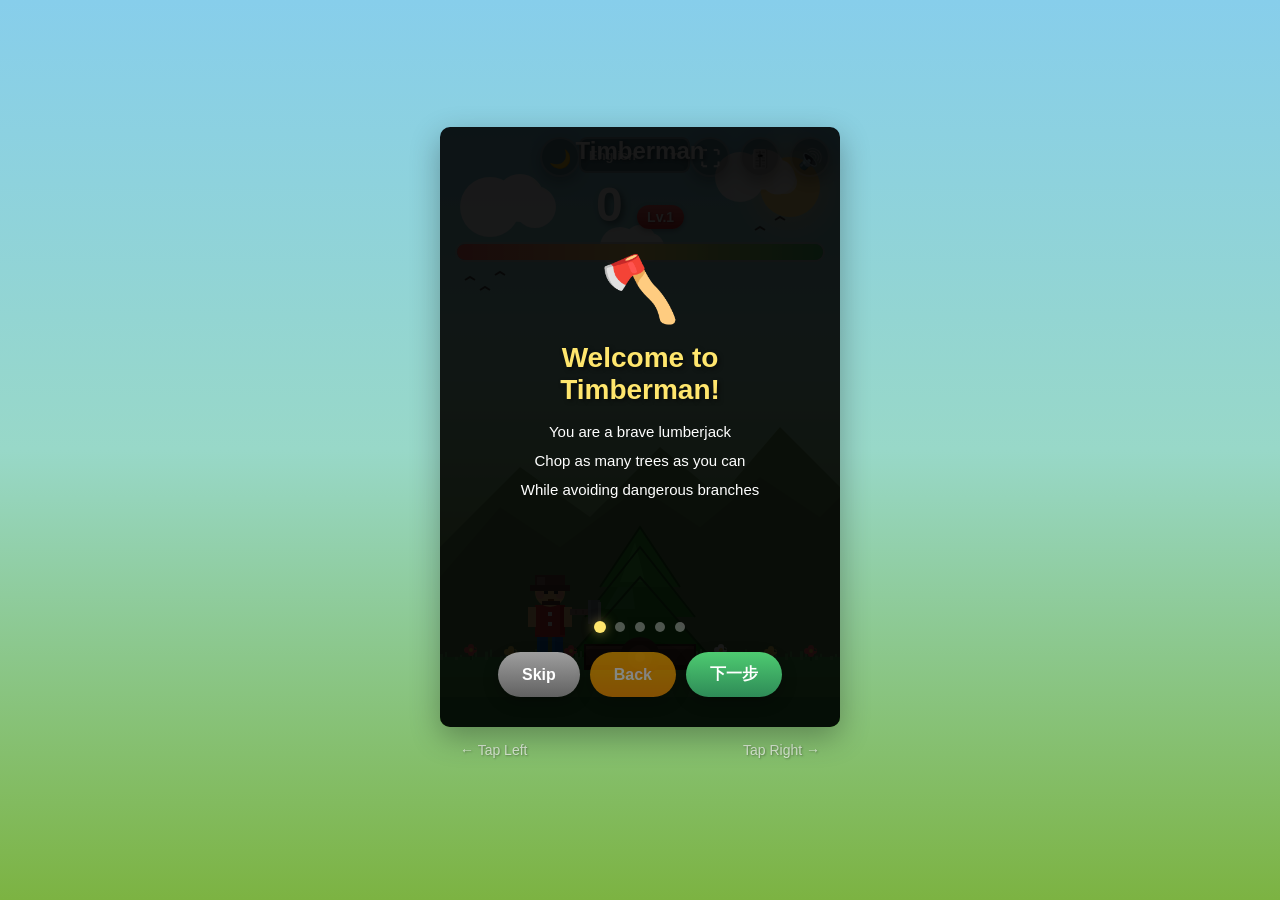
<file: index.html>
<!DOCTYPE html>
<html lang="zh-CN">
<head>
    <meta charset="UTF-8">
    <meta name="viewport" content="width=device-width, initial-scale=1.0, user-scalable=no">
    <title>Timberman 伐木人 · 浏览器砍树游戏</title>
    <meta name="description" content="纯 HTML、CSS 和 JavaScript 伐木人游戏。用方向键、A/D 或触屏左右砍树、躲避树枝，在时间耗尽前争取更高分。" />
    <link rel="canonical" href="https://majiayu000.github.io/timberman-game/" />
    <link rel="sitemap" type="application/xml" href="https://majiayu000.github.io/timberman-game/sitemap.xml" />
    <meta property="og:type" content="website" />
    <meta property="og:title" content="Timberman 伐木人 · 浏览器砍树游戏" />
    <meta property="og:description" content="纯 HTML、CSS 和 JavaScript 伐木人游戏。用方向键、A/D 或触屏左右砍树、躲避树枝，在时间耗尽前争取更高分。" />
    <meta property="og:url" content="https://majiayu000.github.io/timberman-game/" />
    <meta property="og:image" content="https://majiayu000.github.io/timberman-game/social-preview.png" />
    <meta property="og:image:alt" content="Timberman 伐木人游戏开始界面" />
    <meta name="twitter:card" content="summary_large_image" />
    <meta name="twitter:title" content="Timberman 伐木人 · 浏览器砍树游戏" />
    <meta name="twitter:description" content="纯 HTML、CSS 和 JavaScript 伐木人游戏。用方向键、A/D 或触屏左右砍树、躲避树枝，在时间耗尽前争取更高分。" />
    <meta name="twitter:image" content="https://majiayu000.github.io/timberman-game/social-preview.png" />
    <meta name="twitter:image:alt" content="Timberman 伐木人游戏开始界面" />
    <link rel="icon" type="image/svg+xml" href="favicon.svg">
    <link rel="stylesheet" href="style.css">
</head>
<body>
    <div id="game-container">
        <!-- 游戏标题 -->
        <h1 id="title">伐木人</h1>

        <!-- 游戏画布 -->
        <canvas id="gameCanvas"></canvas>

        <!-- 游戏 UI 覆盖层 -->
        <div id="ui-overlay">
            <!-- 主题切换按钮 -->
            <button id="theme-btn" class="theme-btn" title="切换主题">🌙</button>
            <!-- 语言切换下拉 -->
            <select id="lang-select" class="lang-select" title="Switch Language">
                <option value="zh">中文</option>
                <option value="en">English</option>
                <option value="ja">日本語</option>
                <option value="ko">한국어</option>
                <option value="es">Español</option>
                <option value="fr">Français</option>
                <option value="de">Deutsch</option>
                <option value="pt">Português</option>
                <option value="it">Italiano</option>
                <option value="ru">Русский</option>
                <option value="tr">Türkçe</option>
                <option value="pl">Polski</option>
                <option value="nl">Nederlands</option>
                <option value="sv">Svenska</option>
                <option value="fi">Suomi</option>
                <option value="no">Norsk</option>
                <option value="da">Dansk</option>
                <option value="el">Ελληνικά</option>
                <option value="cs">Čeština</option>
                <option value="vi">Tiếng Việt</option>
                <option value="hu">Magyar</option>
                <option value="th">ไทย</option>
            </select>
            <!-- 静音按钮 -->
            <button id="mute-btn" class="mute-btn" title="切换音效">🔊</button>
            <!-- 音量设置按钮 -->
            <button id="volume-btn" class="volume-btn" title="音量设置">🎚️</button>
            <!-- 全屏按钮 -->
            <button id="fullscreen-btn" class="fullscreen-btn" title="全屏模式">⛶</button>

            <!-- 音量设置面板 -->
            <div id="volume-panel" class="volume-panel hidden">
                <div class="volume-panel-header">
                    <span>🎵 音量设置</span>
                    <button id="volume-panel-close" class="volume-panel-close">✕</button>
                </div>
                <div class="volume-control">
                    <label>
                        <span class="volume-label">🔊 音效</span>
                        <input type="range" id="sfx-volume" min="0" max="100" value="100">
                        <span class="volume-value" id="sfx-volume-value">100%</span>
                    </label>
                </div>
                <div class="volume-control">
                    <label>
                        <span class="volume-label">🎵 音乐</span>
                        <input type="range" id="bgm-volume" min="0" max="100" value="100">
                        <span class="volume-value" id="bgm-volume-value">100%</span>
                    </label>
                </div>
                <div class="volume-control vibration-control">
                    <label>
                        <span class="volume-label">📳 振动</span>
                        <input type="range" id="vibration-intensity" min="0" max="100" value="100">
                        <span class="volume-value" id="vibration-value">100%</span>
                    </label>
                </div>
                <!-- 音效预览区域 -->
                <div class="sfx-preview-section">
                    <div class="sfx-preview-header">🎧 音效试听</div>
                    <div class="sfx-preview-btns">
                        <button class="sfx-preview-btn" data-sfx="chop" title="砍树音效">🪓</button>
                        <button class="sfx-preview-btn" data-sfx="gameover" title="游戏结束">💀</button>
                        <button class="sfx-preview-btn" data-sfx="warning" title="时间警告">⏰</button>
                        <button class="sfx-preview-btn" data-sfx="achievement" title="成就解锁">🏆</button>
                    </div>
                </div>
            </div>

            <!-- 分数显示 -->
            <div id="score-display">
                <span id="score">0</span>
                <span id="difficulty-level" class="difficulty-badge">Lv.1</span>
            </div>

            <!-- 连击显示 -->
            <div id="combo-display" class="combo-display hidden">0 COMBO</div>

            <!-- 时间条 -->
            <div id="timer-bar">
                <div id="timer-fill"></div>
            </div>
        </div>

        <!-- 开始界面 -->
        <div id="start-screen" class="screen">
            <h2>伐木人</h2>
            <p>按 ← → 或 A/D 砍树</p>
            <p>也可点击屏幕左右侧</p>
            <p>躲避树枝，别让时间耗尽！</p>
            <p class="hint-text">空格/回车 开始 | ESC/P 暂停</p>
            <div id="start-btns">
                <button id="start-btn">开始游戏</button>
                <button id="daily-btn" class="daily-btn">📅 每日挑战</button>
                <button id="endless-btn" class="endless-btn">∞ 无限模式</button>
                <button id="skin-btn" class="secondary-btn">👕 皮肤</button>
                <button id="speed-btn" class="secondary-btn">⚡ 速度</button>
                <button id="leaderboard-btn" class="secondary-btn">📊 排行榜</button>
                <button id="stats-btn" class="secondary-btn">📈 统计</button>
                <button id="tutorial-btn" class="secondary-btn">❓ 教程</button>
                <button id="replay-btn" class="secondary-btn replay-btn">🎬 回放</button>
            </div>
            <a class="hint-text" href="./guide.html" style="color:inherit">玩法与常见问题 / Guide</a>
        </div>

        <!-- 每日挑战界面 -->
        <div id="daily-screen" class="screen hidden">
            <h2>📅 每日挑战</h2>
            <div class="daily-info">
                <p class="daily-date-label">今日日期</p>
                <p class="daily-date-value" id="daily-date">2025-01-01</p>
            </div>
            <div class="daily-stats">
                <div class="daily-stat">
                    <span class="stat-label">今日最高</span>
                    <span class="stat-value" id="daily-best-score">0</span>
                </div>
                <div class="daily-stat">
                    <span class="stat-label">挑战次数</span>
                    <span class="stat-value" id="daily-total-attempts">0</span>
                </div>
            </div>
            <p class="daily-hint">每天的关卡相同，挑战最高分！</p>
            <div class="daily-btns">
                <button id="daily-start-btn">开始挑战</button>
                <button id="daily-back-btn" class="secondary-btn">返回</button>
            </div>
        </div>

        <!-- 无限模式界面 -->
        <div id="endless-screen" class="screen hidden">
            <h2>∞ 无限模式</h2>
            <p class="endless-desc">没有时间限制，挑战你的专注力！</p>
            <div class="endless-stats">
                <div class="endless-stat">
                    <span class="stat-label">最高分</span>
                    <span class="stat-value" id="endless-best-score">0</span>
                </div>
                <div class="endless-stat">
                    <span class="stat-label">总游戏次数</span>
                    <span class="stat-value" id="endless-total-games">0</span>
                </div>
            </div>
            <p class="endless-hint">只需躲避树枝，没有时间压力</p>
            <div class="endless-btns">
                <button id="endless-start-btn">开始挑战</button>
                <button id="endless-back-btn" class="secondary-btn">返回</button>
            </div>
        </div>

        <!-- 无限模式结束界面 -->
        <div id="endless-game-over-screen" class="screen hidden">
            <h2>∞ 挑战结束</h2>
            <p id="endless-new-record" class="new-record hidden">🎉 新纪录！</p>
            <p>得分: <span id="endless-final-score">0</span></p>
            <p>最高分: <span id="endless-high-score">0</span></p>
            <p class="endless-combo-text">最高连击: <span id="endless-max-combo">0</span></p>
            <div id="endless-game-over-btns">
                <button id="endless-retry-btn">再来一次</button>
                <button id="endless-share-btn" class="share-btn">📤 分享</button>
                <button id="endless-exit-btn" class="secondary-btn">返回首页</button>
            </div>
        </div>

        <!-- 每日挑战结束界面 -->
        <div id="daily-game-over-screen" class="screen hidden">
            <h2>📅 挑战结束</h2>
            <p id="daily-new-record" class="new-record hidden">🎉 新纪录！</p>
            <p>得分: <span id="daily-final-score">0</span></p>
            <p>今日最高: <span id="daily-high-score">0</span></p>
            <p class="daily-combo-text">最高连击: <span id="daily-max-combo">0</span></p>
            <p class="daily-attempts-text">今日挑战: <span id="daily-attempts">0</span> 次</p>
            <div id="daily-game-over-btns">
                <button id="daily-retry-btn">再来一次</button>
                <button id="daily-share-btn" class="share-btn">📤 分享</button>
                <button id="daily-exit-btn" class="secondary-btn">返回首页</button>
            </div>
        </div>

        <!-- 速度选择界面 -->
        <div id="speed-screen" class="screen hidden">
            <h2>⚡ 速度设置</h2>
            <p class="speed-desc">选择适合你的游戏速度</p>
            <div id="speed-list">
                <div class="speed-item" data-speed="slow">
                    <div class="speed-icon">🐢</div>
                    <div class="speed-info">
                        <div class="speed-name">慢速</div>
                        <div class="speed-detail">时间衰减 -40%，适合新手</div>
                    </div>
                    <div class="speed-check">✓</div>
                </div>
                <div class="speed-item selected" data-speed="normal">
                    <div class="speed-icon">🏃</div>
                    <div class="speed-info">
                        <div class="speed-name">标准</div>
                        <div class="speed-detail">默认游戏速度</div>
                    </div>
                    <div class="speed-check">✓</div>
                </div>
                <div class="speed-item" data-speed="fast">
                    <div class="speed-icon">🚀</div>
                    <div class="speed-info">
                        <div class="speed-name">快速</div>
                        <div class="speed-detail">时间衰减 +50%，挑战高手</div>
                    </div>
                    <div class="speed-check">✓</div>
                </div>
            </div>
            <button id="speed-back-btn">返回</button>
        </div>

        <!-- 皮肤选择界面 -->
        <div id="skin-screen" class="screen hidden">
            <h2>👕 皮肤</h2>
            <!-- 皮肤预览区域 -->
            <div id="skin-preview-container">
                <canvas id="skin-preview-canvas" width="120" height="150"></canvas>
                <div id="skin-preview-name">伐木工</div>
            </div>
            <div id="skin-list"></div>
            <p id="skin-progress">已解锁: <span id="skin-unlocked-count">0</span>/10</p>
            <button id="skin-back-btn">返回</button>
        </div>

        <!-- 结束界面 -->
        <div id="game-over-screen" class="screen hidden">
            <h2>游戏结束</h2>
            <p>得分: <span id="final-score">0</span></p>
            <p id="max-combo-text">最高连击: <span id="max-combo">0</span></p>
            <p id="high-score-text">最高分: <span id="high-score">0</span></p>
            <div id="game-over-btns">
                <button id="restart-btn">再来一次</button>
                <button id="share-btn" class="share-btn">📤 分享</button>
                <button id="achievements-btn" class="secondary-btn">🏆 成就</button>
                <button id="home-btn" class="secondary-btn">🏠 返回首页</button>
            </div>
        </div>

        <!-- 分享面板 -->
        <div id="share-panel" class="share-panel hidden">
            <div class="share-panel-content">
                <div class="share-panel-header">
                    <h3 id="share-panel-title">📤 分享成绩</h3>
                    <button id="share-panel-close" class="share-panel-close">✕</button>
                </div>
                <div class="share-preview-container">
                    <canvas id="share-canvas" width="400" height="300"></canvas>
                </div>
                <div class="share-btns">
                    <button id="share-native-btn" class="share-action-btn hidden">📱 分享</button>
                    <button id="share-download-btn" class="share-action-btn">💾 保存图片</button>
                    <button id="share-copy-btn" class="share-action-btn">📋 复制文字</button>
                </div>
                <p id="share-copy-hint" class="share-copy-hint hidden">✓ 已复制到剪贴板！</p>
            </div>
        </div>

        <!-- 成就界面 -->
        <div id="achievements-screen" class="screen hidden">
            <h2>🏆 成就</h2>
            <div id="achievements-list"></div>
            <p id="achievements-progress">已解锁: <span id="unlocked-count">0</span>/12</p>
            <button id="achievements-back-btn">返回</button>
        </div>

        <!-- 排行榜界面 -->
        <div id="leaderboard-screen" class="screen hidden">
            <h2>📊 排行榜</h2>
            <div class="leaderboard-header">
                <span class="lb-col-rank">排名</span>
                <span class="lb-col-skin"></span>
                <span class="lb-col-score">分数</span>
                <span class="lb-col-combo">连击</span>
                <span class="lb-col-date">时间</span>
            </div>
            <div id="leaderboard-list"></div>
            <div class="leaderboard-btns">
                <button id="leaderboard-back-btn">返回</button>
                <button id="leaderboard-clear-btn" class="danger-btn">清空记录</button>
            </div>
        </div>

        <!-- 统计界面 -->
        <div id="stats-screen" class="screen hidden">
            <h2>📈 游戏统计</h2>
            <div class="stats-grid">
                <div class="stat-card">
                    <span class="stat-icon">🎮</span>
                    <span class="stat-value" id="stats-total-games">0</span>
                    <span class="stat-label">总游戏次数</span>
                </div>
                <div class="stat-card">
                    <span class="stat-icon">🪓</span>
                    <span class="stat-value" id="stats-total-chops">0</span>
                    <span class="stat-label">总砍树次数</span>
                </div>
                <div class="stat-card">
                    <span class="stat-icon">⏱️</span>
                    <span class="stat-value" id="stats-total-time">0:00</span>
                    <span class="stat-label">总游戏时长</span>
                </div>
                <div class="stat-card">
                    <span class="stat-icon">🏆</span>
                    <span class="stat-value" id="stats-high-score">0</span>
                    <span class="stat-label">最高分</span>
                </div>
                <div class="stat-card">
                    <span class="stat-icon">⚡</span>
                    <span class="stat-value" id="stats-best-combo">0</span>
                    <span class="stat-label">最高连击</span>
                </div>
                <div class="stat-card">
                    <span class="stat-icon">📊</span>
                    <span class="stat-value" id="stats-avg-score">0</span>
                    <span class="stat-label">平均分数</span>
                </div>
            </div>
            <div class="stats-extra">
                <div class="stats-row">
                    <span>🎖️ 解锁成就</span>
                    <span id="stats-achievements">0/12</span>
                </div>
                <div class="stats-row">
                    <span>👕 解锁皮肤</span>
                    <span id="stats-skins">1/10</span>
                </div>
                <div class="stats-row">
                    <span>📅 每日挑战</span>
                    <span id="stats-daily-attempts">0 次</span>
                </div>
            </div>
            <div class="stats-btns">
                <button id="stats-back-btn">返回</button>
                <button id="stats-reset-btn" class="danger-btn">重置统计</button>
            </div>
        </div>

        <!-- 成就解锁弹窗 -->
        <div id="achievement-popup" class="achievement-popup hidden">
            <div class="achievement-icon">🏆</div>
            <div class="achievement-info">
                <div class="achievement-label">成就解锁!</div>
                <div id="achievement-name"></div>
            </div>
        </div>

        <!-- 皮肤解锁弹窗 -->
        <div id="skin-unlock-popup" class="skin-unlock-popup hidden">
            <div class="skin-popup-icon">👕</div>
            <div class="skin-popup-info">
                <div class="skin-popup-label">新皮肤解锁!</div>
                <div id="skin-unlock-name"></div>
            </div>
        </div>

        <!-- 暂停界面 -->
        <div id="pause-screen" class="screen hidden">
            <h2>⏸️ 暂停</h2>
            <p>按 ESC 或 P 键继续</p>
            <button id="resume-btn">继续游戏</button>
        </div>

        <!-- 教程界面 -->
        <div id="tutorial-screen" class="screen hidden">
            <div class="tutorial-content">
                <!-- 步骤 1: 欢迎 -->
                <div class="tutorial-step" data-step="1">
                    <div class="tutorial-icon">🪓</div>
                    <h2>欢迎来到伐木人!</h2>
                    <p>你是一名勇敢的伐木工</p>
                    <p>目标是砍倒尽可能多的树</p>
                    <p>同时躲避危险的树枝</p>
                </div>
                <!-- 步骤 2: 控制方式 -->
                <div class="tutorial-step hidden" data-step="2">
                    <div class="tutorial-icon">⌨️</div>
                    <h2>控制方式</h2>
                    <div class="tutorial-controls">
                        <div class="control-item">
                            <span class="key">← A</span>
                            <span>移动到左边砍树</span>
                        </div>
                        <div class="control-item">
                            <span class="key">D →</span>
                            <span>移动到右边砍树</span>
                        </div>
                    </div>
                    <p class="tutorial-hint">也可以点击屏幕左/右侧</p>
                </div>
                <!-- 步骤 3: 躲避树枝 -->
                <div class="tutorial-step hidden" data-step="3">
                    <div class="tutorial-icon">⚠️</div>
                    <h2>躲避树枝!</h2>
                    <div class="tutorial-demo">
                        <div class="demo-tree">
                            <div class="demo-branch left">🌿</div>
                            <div class="demo-trunk">🪵</div>
                            <div class="demo-player left danger">👷</div>
                        </div>
                    </div>
                    <p class="tutorial-warning">碰到树枝 = 游戏结束!</p>
                    <p>砍树前看清树枝在哪边</p>
                </div>
                <!-- 步骤 4: 时间管理 -->
                <div class="tutorial-step hidden" data-step="4">
                    <div class="tutorial-icon">⏱️</div>
                    <h2>时间管理</h2>
                    <div class="tutorial-timer-demo">
                        <div class="demo-timer-bar">
                            <div class="demo-timer-fill"></div>
                        </div>
                    </div>
                    <p>时间条会不断减少</p>
                    <p class="tutorial-tip">每次砍树会 <strong>+时间</strong></p>
                    <p class="tutorial-tip">时间耗尽也会游戏结束</p>
                </div>
                <!-- 步骤 5: 高级技巧 -->
                <div class="tutorial-step hidden" data-step="5">
                    <div class="tutorial-icon">🏆</div>
                    <h2>高级技巧</h2>
                    <div class="tutorial-tips-list">
                        <p>⚡ <strong>连击</strong> - 快速砍树提高分数</p>
                        <p>📈 <strong>难度递增</strong> - 分数越高越难</p>
                        <p>🎖️ <strong>成就系统</strong> - 解锁12个成就</p>
                        <p>👕 <strong>皮肤</strong> - 高分解锁新角色</p>
                    </div>
                </div>
            </div>
            <div class="tutorial-nav">
                <div class="tutorial-dots">
                    <span class="dot active" data-step="1"></span>
                    <span class="dot" data-step="2"></span>
                    <span class="dot" data-step="3"></span>
                    <span class="dot" data-step="4"></span>
                    <span class="dot" data-step="5"></span>
                </div>
                <div class="tutorial-buttons">
                    <button id="tutorial-skip-btn" class="secondary-btn">跳过</button>
                    <button id="tutorial-prev-btn" class="secondary-btn" disabled>上一步</button>
                    <button id="tutorial-next-btn">下一步</button>
                </div>
            </div>
        </div>

        <!-- 回放界面 -->
        <div id="replay-screen" class="screen hidden">
            <h2 id="replay-title">🎬 回放上局</h2>
            <div class="replay-info">
                <div class="replay-stat">
                    <span class="stat-icon">🎯</span>
                    <span class="stat-value" id="replay-score">0</span>
                    <span class="stat-label" id="replay-score-label">得分</span>
                </div>
                <div class="replay-stat">
                    <span class="stat-icon">⚡</span>
                    <span class="stat-value" id="replay-combo">0</span>
                    <span class="stat-label" id="replay-combo-label">最高连击</span>
                </div>
                <div class="replay-stat">
                    <span class="stat-icon">🪓</span>
                    <span class="stat-value" id="replay-chops">0</span>
                    <span class="stat-label" id="replay-chops-label">砍树次数</span>
                </div>
                <div class="replay-stat">
                    <span class="stat-icon">⏱️</span>
                    <span class="stat-value" id="replay-duration">0s</span>
                    <span class="stat-label" id="replay-duration-label">用时</span>
                </div>
            </div>
            <p class="replay-no-data hidden" id="replay-no-data">暂无回放数据</p>
            <div class="replay-btns">
                <button id="replay-start-btn">开始回放</button>
                <button id="replay-back-btn" class="secondary-btn">返回</button>
            </div>
        </div>

        <!-- 回放中提示 -->
        <div id="replay-indicator" class="replay-indicator hidden">
            <span>🎬 回放中...</span>
            <button id="replay-stop-btn">停止</button>
        </div>

        <!-- 移动端触摸区域指示 -->
        <div id="touch-zones" class="touch-zones hidden">
            <div class="touch-zone touch-zone-left">
                <span class="touch-arrow">←</span>
                <div class="touch-ripple"></div>
            </div>
            <div class="touch-zone touch-zone-right">
                <span class="touch-arrow">→</span>
                <div class="touch-ripple"></div>
            </div>
        </div>
    </div>

    <!-- 操作提示 -->
    <div id="controls-hint">
        <span class="hint-left">← 点击左侧</span>
        <span class="hint-right">点击右侧 →</span>
    </div>

    <script src="game.js"></script>
</body>
</html>
</file>
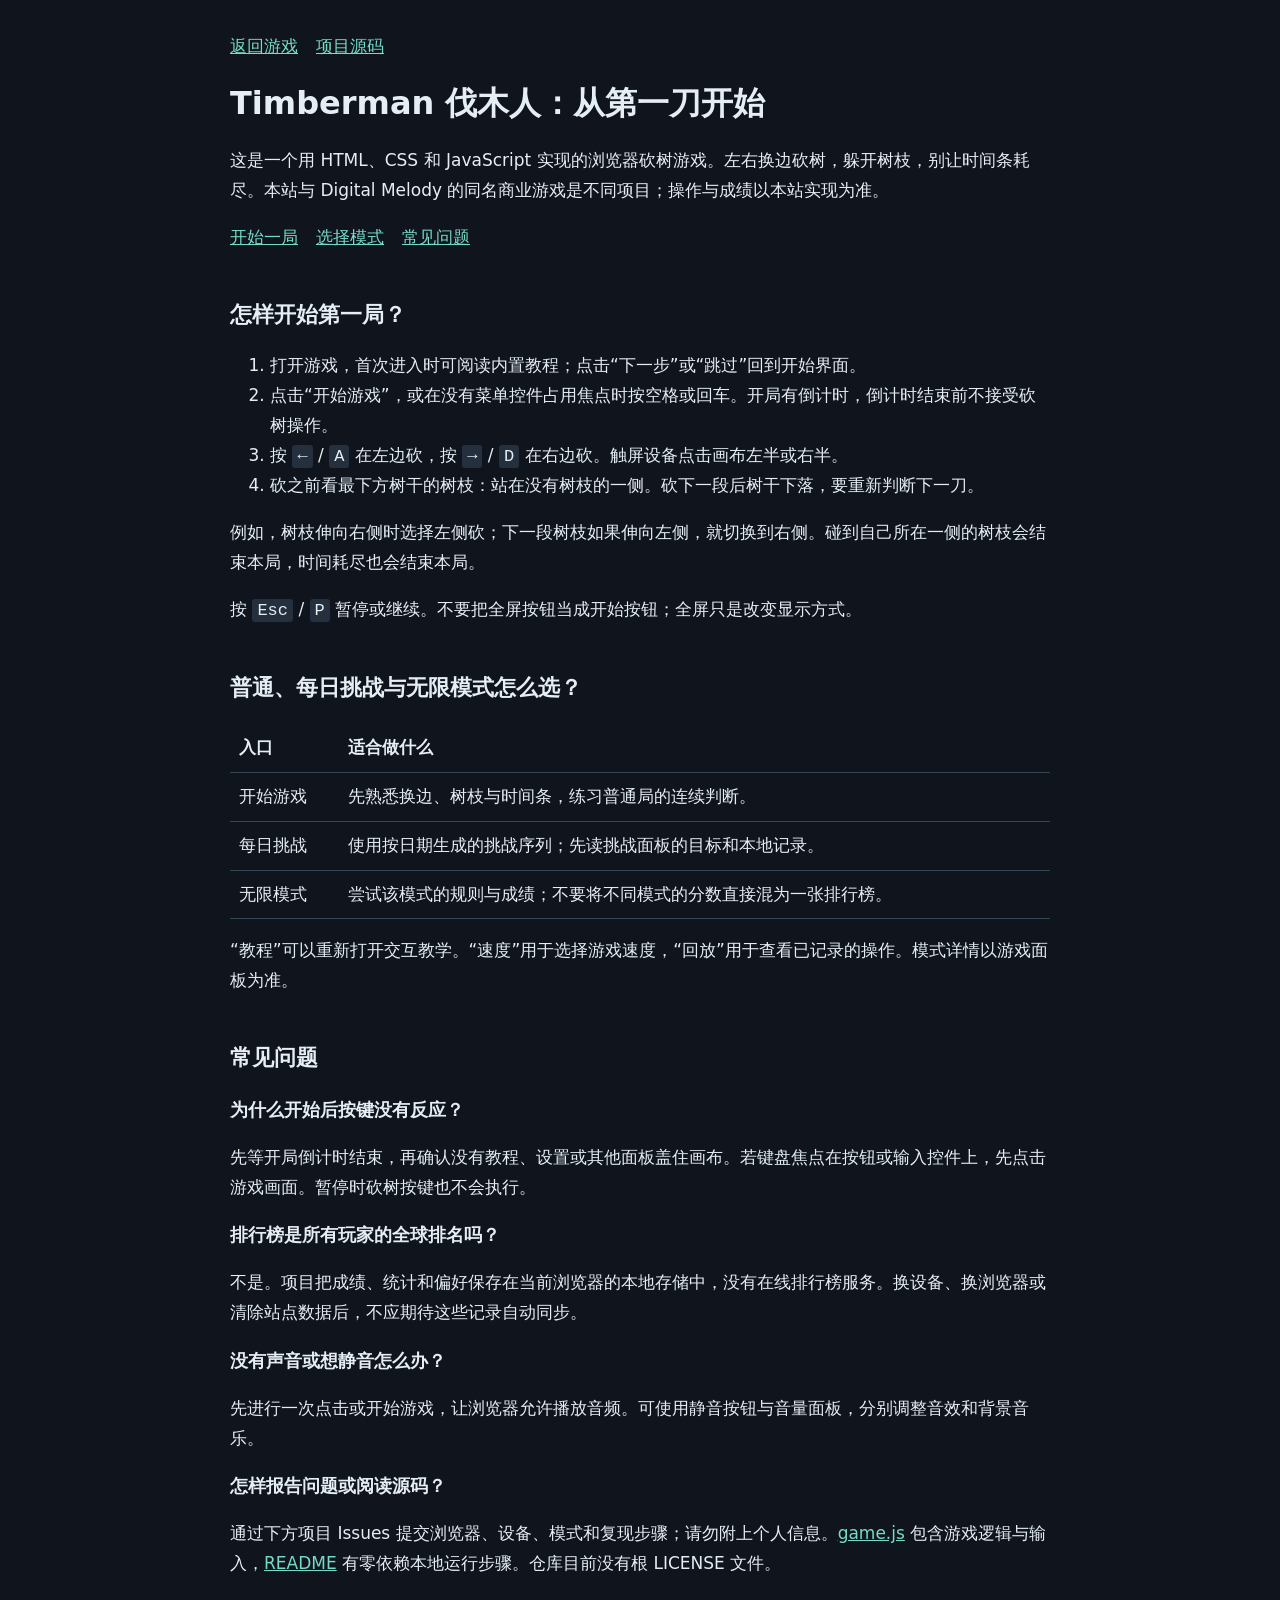
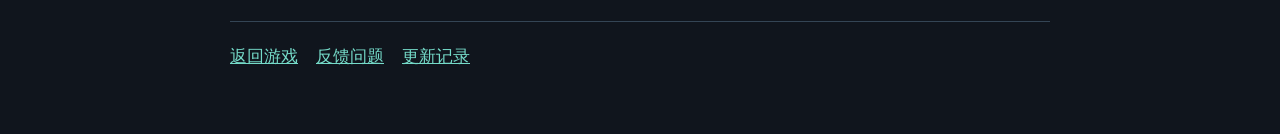
<file: guide.html>
<!doctype html>
<html lang="zh-CN">
<head>
<meta charset="UTF-8" />
<meta name="viewport" content="width=device-width, initial-scale=1" />
<title>Timberman 伐木人：玩法、模式与常见问题</title>
<meta name="description" content="伐木人浏览器版的新手指南：键盘与触屏砍树、开局倒计时、树枝与时间条、模式选择和本地成绩保存。" />
<link rel="canonical" href="https://majiayu000.github.io/timberman-game/guide.html" />
<meta property="og:type" content="article" />
<meta property="og:title" content="Timberman 伐木人：玩法、模式与常见问题" />
<meta property="og:description" content="伐木人浏览器版的新手指南：键盘与触屏砍树、开局倒计时、树枝与时间条、模式选择和本地成绩保存。" />
<meta property="og:url" content="https://majiayu000.github.io/timberman-game/guide.html" />
<meta property="og:image" content="https://majiayu000.github.io/timberman-game/social-preview.png" />
<meta name="twitter:card" content="summary_large_image" />
<meta name="twitter:title" content="Timberman 伐木人：玩法、模式与常见问题" />
<meta name="twitter:description" content="伐木人浏览器版的新手指南：键盘与触屏砍树、开局倒计时、树枝与时间条、模式选择和本地成绩保存。" />
<meta name="twitter:image" content="https://majiayu000.github.io/timberman-game/social-preview.png" />
<style>html{color-scheme:dark}body{margin:0;background:#10151d;color:#e5edf5;font:17px/1.75 system-ui,sans-serif}main{max-width:820px;margin:auto;padding:32px 22px 64px}a{color:#75dbc9}nav,footer{display:flex;gap:18px;flex-wrap:wrap}h1{font-size:2rem;line-height:1.3}h2{margin-top:2em;font-size:1.35rem}h3{font-size:1.1rem}code,kbd{background:#24303e;padding:2px 5px;border-radius:3px}table{border-collapse:collapse;width:100%}th,td{padding:9px;text-align:left;border-bottom:1px solid #344555}section{scroll-margin-top:24px}footer{margin-top:42px;border-top:1px solid #344555;padding-top:20px}</style>
</head>
<body><main>
<nav aria-label="项目入口"><a href="./">返回游戏</a><a href="https://github.com/majiayu000/timberman-game">项目源码</a></nav>
<h1>Timberman 伐木人：从第一刀开始</h1>
<p>这是一个用 HTML、CSS 和 JavaScript 实现的浏览器砍树游戏。左右换边砍树，躲开树枝，别让时间条耗尽。本站与 Digital Melody 的同名商业游戏是不同项目；操作与成绩以本站实现为准。</p>
<nav aria-label="指南目录"><a href="#first-game">开始一局</a><a href="#modes">选择模式</a><a href="#faq">常见问题</a></nav>
<section id="first-game"><h2>怎样开始第一局？</h2>
<ol><li>打开游戏，首次进入时可阅读内置教程；点击“下一步”或“跳过”回到开始界面。</li><li>点击“开始游戏”，或在没有菜单控件占用焦点时按空格或回车。开局有倒计时，倒计时结束前不接受砍树操作。</li><li>按 <kbd>←</kbd> / <kbd>A</kbd> 在左边砍，按 <kbd>→</kbd> / <kbd>D</kbd> 在右边砍。触屏设备点击画布左半或右半。</li><li>砍之前看最下方树干的树枝：站在没有树枝的一侧。砍下一段后树干下落，要重新判断下一刀。</li></ol>
<p>例如，树枝伸向右侧时选择左侧砍；下一段树枝如果伸向左侧，就切换到右侧。碰到自己所在一侧的树枝会结束本局，时间耗尽也会结束本局。</p>
<p>按 <kbd>Esc</kbd> / <kbd>P</kbd> 暂停或继续。不要把全屏按钮当成开始按钮；全屏只是改变显示方式。</p></section>
<section id="modes"><h2>普通、每日挑战与无限模式怎么选？</h2>
<table><thead><tr><th>入口</th><th>适合做什么</th></tr></thead><tbody><tr><td>开始游戏</td><td>先熟悉换边、树枝与时间条，练习普通局的连续判断。</td></tr><tr><td>每日挑战</td><td>使用按日期生成的挑战序列；先读挑战面板的目标和本地记录。</td></tr><tr><td>无限模式</td><td>尝试该模式的规则与成绩；不要将不同模式的分数直接混为一张排行榜。</td></tr></tbody></table>
<p>“教程”可以重新打开交互教学。“速度”用于选择游戏速度，“回放”用于查看已记录的操作。模式详情以游戏面板为准。</p></section>
<section id="faq"><h2>常见问题</h2><h3>为什么开始后按键没有反应？</h3><p>先等开局倒计时结束，再确认没有教程、设置或其他面板盖住画布。若键盘焦点在按钮或输入控件上，先点击游戏画面。暂停时砍树按键也不会执行。</p>
<h3>排行榜是所有玩家的全球排名吗？</h3><p>不是。项目把成绩、统计和偏好保存在当前浏览器的本地存储中，没有在线排行榜服务。换设备、换浏览器或清除站点数据后，不应期待这些记录自动同步。</p>
<h3>没有声音或想静音怎么办？</h3><p>先进行一次点击或开始游戏，让浏览器允许播放音频。可使用静音按钮与音量面板，分别调整音效和背景音乐。</p>
<h3>怎样报告问题或阅读源码？</h3><p>通过下方项目 Issues 提交浏览器、设备、模式和复现步骤；请勿附上个人信息。<a href="https://github.com/majiayu000/timberman-game/blob/main/game.js">game.js</a> 包含游戏逻辑与输入，<a href="https://github.com/majiayu000/timberman-game/blob/main/README.md">README</a> 有零依赖本地运行步骤。仓库目前没有根 LICENSE 文件。</p></section>
<footer><a href="./">返回游戏</a><a href="https://github.com/majiayu000/timberman-game/issues">反馈问题</a><a href="https://github.com/majiayu000/timberman-game/commits/main/">更新记录</a></footer>
</main></body></html>
</file>
<file: style.css>
/* 全局样式重置 */
* {
    margin: 0;
    padding: 0;
    box-sizing: border-box;
}

/* 主题 CSS 变量 */
:root {
    /* 亮色主题（默认） */
    --bg-gradient-1: #87CEEB;
    --bg-gradient-2: #98D8C8;
    --bg-gradient-3: #7CB342;
    --container-bg-1: #87CEEB;
    --container-bg-2: #B8E994;
    --container-bg-3: #6B8E23;
    --text-primary: #fff;
    --text-secondary: rgba(255, 255, 255, 0.7);
    --overlay-bg: rgba(0, 0, 0, 0.7);
    --card-bg: rgba(255, 255, 255, 0.1);
    --card-border: rgba(255, 255, 255, 0.2);
}

/* 暗色主题 */
[data-theme="dark"] {
    --bg-gradient-1: #0f0f23;
    --bg-gradient-2: #1a1a2e;
    --bg-gradient-3: #16213e;
    --container-bg-1: #0f0f23;
    --container-bg-2: #1a1a2e;
    --container-bg-3: #16213e;
    --text-primary: #e0e0e0;
    --text-secondary: rgba(224, 224, 224, 0.7);
    --overlay-bg: rgba(0, 0, 0, 0.85);
    --card-bg: rgba(30, 30, 50, 0.6);
    --card-border: rgba(100, 100, 150, 0.3);
}

body {
    font-family: 'Segoe UI', 'PingFang SC', 'Microsoft YaHei', sans-serif;
    background: linear-gradient(180deg, var(--bg-gradient-1) 0%, var(--bg-gradient-2) 50%, var(--bg-gradient-3) 100%);
    min-height: 100vh;
    display: flex;
    flex-direction: column;
    align-items: center;
    justify-content: center;
    overflow: hidden;
    user-select: none;
    -webkit-user-select: none;
    touch-action: manipulation;
    transition: background 0.3s ease;
}

/* 游戏容器 */
#game-container {
    position: relative;
    width: 100%;
    max-width: 400px;
    height: 600px;
    background: linear-gradient(180deg, var(--container-bg-1) 0%, var(--container-bg-2) 70%, var(--container-bg-3) 100%);
    border-radius: 10px;
    box-shadow: 0 10px 30px rgba(0, 0, 0, 0.3);
    overflow: hidden;
    transition: background 0.3s ease;
}

/* 游戏标题 */
#title {
    position: absolute;
    top: 10px;
    left: 50%;
    transform: translateX(-50%);
    font-size: 24px;
    color: #fff;
    text-shadow: 2px 2px 4px rgba(0, 0, 0, 0.5);
    z-index: 10;
    pointer-events: none;
}

/* 游戏画布 */
#gameCanvas {
    display: block;
    width: 100%;
    height: 100%;
}

/* UI 覆盖层 */
#ui-overlay {
    position: absolute;
    top: 0;
    left: 0;
    width: 100%;
    padding: 50px 15px 15px;
    pointer-events: none;
    z-index: 5;
}

/* 静音按钮 */
.mute-btn {
    position: absolute;
    top: 10px;
    right: 10px;
    width: 40px;
    height: 40px;
    padding: 0;
    margin: 0;
    font-size: 20px;
    line-height: 40px;
    text-align: center;
    background: rgba(0, 0, 0, 0.3);
    border: 2px solid rgba(255, 255, 255, 0.3);
    border-radius: 50%;
    pointer-events: auto;
    transition: background 0.2s, transform 0.1s;
}

.mute-btn:hover {
    background: rgba(0, 0, 0, 0.5);
    transform: scale(1.1);
}

.mute-btn:active {
    transform: scale(0.95);
}

.mute-btn.muted {
    background: rgba(255, 100, 100, 0.4);
    border-color: rgba(255, 100, 100, 0.5);
}

/* 语言切换下拉 */
.lang-select {
    position: absolute;
    top: 10px;
    right: 150px;
    height: 36px;
    padding: 0 8px;
    font-size: 13px;
    font-weight: bold;
    background: rgba(0, 0, 0, 0.4);
    border: 2px solid rgba(255, 255, 255, 0.3);
    border-radius: 8px;
    color: #fff;
    pointer-events: auto;
    transition: background 0.2s, border-color 0.2s;
    cursor: pointer;
    outline: none;
    -webkit-appearance: none;
    -moz-appearance: none;
    appearance: none;
    background-image: url("data:image/svg+xml,%3Csvg xmlns='http://www.w3.org/2000/svg' width='12' height='12' viewBox='0 0 12 12'%3E%3Cpath fill='%23fff' d='M2 4l4 4 4-4z'/%3E%3C/svg%3E");
    background-repeat: no-repeat;
    background-position: right 8px center;
    padding-right: 28px;
}

.lang-select:hover {
    background-color: rgba(0, 0, 0, 0.6);
    border-color: rgba(255, 255, 255, 0.5);
}

.lang-select:focus {
    border-color: #4CAF50;
}

.lang-select option {
    background: #333;
    color: #fff;
    padding: 8px;
}

/* 主题切换按钮 */
.theme-btn {
    position: absolute;
    top: 10px;
    right: 260px;
    width: 40px;
    height: 40px;
    padding: 0;
    margin: 0;
    font-size: 18px;
    line-height: 40px;
    text-align: center;
    background: rgba(0, 0, 0, 0.3);
    border: 2px solid rgba(255, 255, 255, 0.3);
    border-radius: 50%;
    pointer-events: auto;
    transition: background 0.2s, transform 0.1s;
    cursor: pointer;
}

.theme-btn:hover {
    background: rgba(0, 0, 0, 0.5);
    transform: scale(1.1);
}

.theme-btn:active {
    transform: scale(0.95);
}

/* 暗色主题时按钮高亮 */
[data-theme="dark"] .theme-btn {
    background: rgba(100, 100, 200, 0.4);
    border-color: rgba(100, 100, 200, 0.5);
}

/* 暗色主题 - Canvas 暗化滤镜 */
[data-theme="dark"] #gameCanvas {
    filter: brightness(0.85) saturate(0.9);
}

/* 暗色主题 - 屏幕覆盖层 */
[data-theme="dark"] .screen {
    background: rgba(10, 10, 30, 0.9);
}

/* 暗色主题 - 按钮样式调整 */
[data-theme="dark"] button {
    background: linear-gradient(180deg, #3d9960, #1f6e3d);
    box-shadow: 0 5px 15px rgba(0, 0, 0, 0.5);
}

[data-theme="dark"] .secondary-btn {
    background: linear-gradient(180deg, #4a5568, #2d3748);
}

[data-theme="dark"] .daily-btn {
    background: linear-gradient(180deg, #2c5282, #1a365d);
}

[data-theme="dark"] .endless-btn {
    background: linear-gradient(180deg, #553c9a, #44337a);
}

/* 暗色主题 - 卡片和面板 */
[data-theme="dark"] .volume-panel {
    background: rgba(20, 20, 40, 0.98);
    border-color: rgba(100, 100, 150, 0.4);
}

[data-theme="dark"] .share-panel-content {
    background: linear-gradient(180deg, #1a1a2e, #16213e);
    border-color: rgba(100, 100, 150, 0.4);
}

/* 音量设置按钮 */
.volume-btn {
    position: absolute;
    top: 10px;
    right: 60px;
    width: 40px;
    height: 40px;
    padding: 0;
    margin: 0;
    font-size: 18px;
    line-height: 40px;
    text-align: center;
    background: rgba(0, 0, 0, 0.3);
    border: 2px solid rgba(255, 255, 255, 0.3);
    border-radius: 50%;
    pointer-events: auto;
    transition: background 0.2s, transform 0.1s;
    cursor: pointer;
}

.volume-btn:hover {
    background: rgba(0, 0, 0, 0.5);
    transform: scale(1.1);
}

.volume-btn:active {
    transform: scale(0.95);
}

.volume-btn.active {
    background: rgba(100, 180, 255, 0.4);
    border-color: rgba(100, 180, 255, 0.5);
}

/* 音量设置面板 */
.volume-panel {
    position: absolute;
    top: 55px;
    right: 10px;
    width: 200px;
    padding: 12px;
    background: rgba(20, 20, 30, 0.95);
    border-radius: 12px;
    border: 2px solid rgba(255, 255, 255, 0.2);
    box-shadow: 0 5px 20px rgba(0, 0, 0, 0.5);
    pointer-events: auto;
    z-index: 50;
    animation: volumePanelIn 0.2s ease-out;
}

.volume-panel.hidden {
    display: none;
}

@keyframes volumePanelIn {
    from {
        opacity: 0;
        transform: translateY(-10px);
    }
    to {
        opacity: 1;
        transform: translateY(0);
    }
}

.volume-panel-header {
    display: flex;
    justify-content: space-between;
    align-items: center;
    margin-bottom: 12px;
    padding-bottom: 8px;
    border-bottom: 1px solid rgba(255, 255, 255, 0.1);
    font-size: 14px;
    font-weight: bold;
    color: #FFE66D;
}

.volume-panel-close {
    width: 24px;
    height: 24px;
    padding: 0;
    margin: 0;
    font-size: 14px;
    line-height: 22px;
    text-align: center;
    background: rgba(255, 255, 255, 0.1);
    border: none;
    border-radius: 50%;
    color: rgba(255, 255, 255, 0.7);
    cursor: pointer;
    transition: background 0.2s, color 0.2s;
}

.volume-panel-close:hover {
    background: rgba(255, 100, 100, 0.3);
    color: #fff;
}

.volume-control {
    margin-bottom: 10px;
}

.volume-control:last-child {
    margin-bottom: 0;
}

.volume-control label {
    display: flex;
    align-items: center;
    gap: 8px;
}

.volume-label {
    width: 55px;
    font-size: 12px;
    color: rgba(255, 255, 255, 0.8);
}

.volume-control input[type="range"] {
    flex: 1;
    height: 6px;
    -webkit-appearance: none;
    appearance: none;
    background: rgba(255, 255, 255, 0.2);
    border-radius: 3px;
    outline: none;
}

.volume-control input[type="range"]::-webkit-slider-thumb {
    -webkit-appearance: none;
    appearance: none;
    width: 16px;
    height: 16px;
    background: linear-gradient(180deg, #4ECB71, #2E8B57);
    border-radius: 50%;
    cursor: pointer;
    border: 2px solid #fff;
    box-shadow: 0 2px 5px rgba(0, 0, 0, 0.3);
    transition: transform 0.1s;
}

.volume-control input[type="range"]::-webkit-slider-thumb:hover {
    transform: scale(1.15);
}

.volume-control input[type="range"]::-moz-range-thumb {
    width: 16px;
    height: 16px;
    background: linear-gradient(180deg, #4ECB71, #2E8B57);
    border-radius: 50%;
    cursor: pointer;
    border: 2px solid #fff;
    box-shadow: 0 2px 5px rgba(0, 0, 0, 0.3);
}

.volume-value {
    width: 35px;
    font-size: 11px;
    color: #4ECB71;
    text-align: right;
    font-weight: bold;
}

/* 振动控制特殊样式 */
.vibration-control input[type="range"] {
    background: rgba(255, 150, 50, 0.2);
}

.vibration-control input[type="range"]::-webkit-slider-thumb {
    background: linear-gradient(180deg, #FF9F43, #E67E22);
}

.vibration-control input[type="range"]::-moz-range-thumb {
    background: linear-gradient(180deg, #FF9F43, #E67E22);
}

.vibration-control .volume-value {
    color: #FF9F43;
}

/* 非触摸设备上隐藏振动控制 */
@media (hover: hover) and (pointer: fine) {
    .vibration-control {
        display: none;
    }
}

/* 音效预览区域 */
.sfx-preview-section {
    margin-top: 12px;
    padding-top: 12px;
    border-top: 1px solid rgba(255, 255, 255, 0.1);
}

.sfx-preview-header {
    font-size: 12px;
    color: #4FC3F7;
    font-weight: bold;
    margin-bottom: 10px;
    text-align: center;
}

.sfx-preview-btns {
    display: flex;
    justify-content: center;
    gap: 8px;
}

.sfx-preview-btn {
    width: 38px;
    height: 38px;
    padding: 0;
    margin: 0;
    font-size: 18px;
    line-height: 38px;
    text-align: center;
    background: rgba(255, 255, 255, 0.1);
    border: 2px solid rgba(255, 255, 255, 0.2);
    border-radius: 10px;
    cursor: pointer;
    transition: all 0.15s ease;
}

.sfx-preview-btn:hover {
    background: rgba(79, 195, 247, 0.2);
    border-color: rgba(79, 195, 247, 0.4);
    transform: scale(1.1);
}

.sfx-preview-btn:active {
    transform: scale(0.95);
    background: rgba(79, 195, 247, 0.3);
}

.sfx-preview-btn.playing {
    background: rgba(78, 203, 113, 0.3);
    border-color: rgba(78, 203, 113, 0.5);
    animation: sfxBtnPulse 0.3s ease-out;
}

@keyframes sfxBtnPulse {
    0% { transform: scale(1); }
    50% { transform: scale(1.15); }
    100% { transform: scale(1); }
}

/* 全屏按钮 */
.fullscreen-btn {
    position: absolute;
    top: 10px;
    right: 110px;
    width: 40px;
    height: 40px;
    padding: 0;
    margin: 0;
    font-size: 20px;
    line-height: 40px;
    text-align: center;
    background: rgba(0, 0, 0, 0.3);
    border: 2px solid rgba(255, 255, 255, 0.3);
    border-radius: 50%;
    pointer-events: auto;
    transition: background 0.2s, transform 0.1s;
    cursor: pointer;
}

.fullscreen-btn:hover {
    background: rgba(0, 0, 0, 0.5);
    transform: scale(1.1);
}

.fullscreen-btn:active {
    transform: scale(0.95);
}

.fullscreen-btn.active {
    background: rgba(100, 200, 100, 0.4);
    border-color: rgba(100, 200, 100, 0.5);
}

/* 全屏模式样式 */
#game-container:fullscreen,
#game-container:-webkit-full-screen {
    max-width: 100%;
    width: 100vw;
    height: 100vh;
    background: #1a1a2e; /* 深色背景让 canvas 更突出 */
    display: flex;
    align-items: center;
    justify-content: center;
}

:fullscreen #gameCanvas,
:-webkit-full-screen #gameCanvas {
    box-shadow: 0 0 50px rgba(0, 0, 0, 0.5);
    border-radius: 8px;
}

/* 全屏模式下的按钮调整 */
:fullscreen .fullscreen-btn,
:-webkit-full-screen .fullscreen-btn {
    background: rgba(100, 200, 100, 0.4);
    border-color: rgba(100, 200, 100, 0.5);
}

/* 分数显示 */
#score-display {
    text-align: center;
    margin-bottom: 10px;
}

#score {
    font-size: 48px;
    font-weight: bold;
    color: #fff;
    text-shadow: 3px 3px 6px rgba(0, 0, 0, 0.5);
}

/* 难度等级徽章 */
.difficulty-badge {
    display: inline-block;
    margin-left: 10px;
    padding: 4px 10px;
    font-size: 14px;
    font-weight: bold;
    color: #fff;
    background: linear-gradient(180deg, #FF6B6B, #D32F2F);
    border-radius: 12px;
    vertical-align: middle;
    text-shadow: 1px 1px 2px rgba(0, 0, 0, 0.3);
    box-shadow: 0 2px 5px rgba(0, 0, 0, 0.3);
    transition: background 0.3s ease;
}

.difficulty-badge.level-high {
    background: linear-gradient(180deg, #FF5722, #B71C1C);
    animation: pulse 0.5s ease-in-out infinite alternate;
}

@keyframes pulse {
    from { transform: scale(1); }
    to { transform: scale(1.1); }
}

/* 连击显示 */
.combo-display {
    text-align: center;
    font-size: 24px;
    font-weight: bold;
    color: #FFE66D;
    text-shadow: 2px 2px 4px rgba(0, 0, 0, 0.5);
    margin-bottom: 5px;
    animation: comboPop 0.15s ease-out;
}

.combo-display.hidden {
    display: none;
}

/* 连击等级样式 */
.combo-good {
    color: #4ECB71;
    font-size: 26px;
}

.combo-great {
    color: #FF9800;
    font-size: 28px;
    animation: comboPop 0.15s ease-out, comboGlow 0.5s ease-in-out infinite alternate;
}

.combo-epic {
    color: #FF4081;
    font-size: 32px;
    animation: comboPop 0.15s ease-out, comboGlow 0.3s ease-in-out infinite alternate, comboShake 0.1s ease-in-out infinite;
}

@keyframes comboPop {
    0% { transform: scale(1.5); opacity: 0.5; }
    100% { transform: scale(1); opacity: 1; }
}

@keyframes comboGlow {
    from { text-shadow: 2px 2px 4px rgba(0, 0, 0, 0.5), 0 0 10px currentColor; }
    to { text-shadow: 2px 2px 4px rgba(0, 0, 0, 0.5), 0 0 20px currentColor, 0 0 30px currentColor; }
}

@keyframes comboShake {
    0%, 100% { transform: translateX(0); }
    25% { transform: translateX(-2px); }
    75% { transform: translateX(2px); }
}

/* 时间条 */
#timer-bar {
    width: 100%;
    height: 20px;
    background: rgba(0, 0, 0, 0.3);
    border-radius: 10px;
    overflow: hidden;
    border: 2px solid rgba(255, 255, 255, 0.5);
}

#timer-fill {
    width: 100%;
    height: 100%;
    background: linear-gradient(90deg, #FF6B6B, #FFE66D, #4ECB71);
    border-radius: 8px;
    transition: width 0.1s linear;
}

/* 通用屏幕样式 */
.screen {
    position: absolute;
    top: 0;
    left: 0;
    width: 100%;
    height: 100%;
    display: flex;
    flex-direction: column;
    align-items: center;
    justify-content: flex-start;
    background: rgba(0, 0, 0, 0.7);
    z-index: 20;
    padding: 20px;
    padding-top: 30px;
    text-align: center;
    overflow-y: auto;
    box-sizing: border-box;
}

.screen.hidden {
    display: none;
}

.screen h2 {
    font-size: 32px;
    color: #FFE66D;
    text-shadow: 2px 2px 4px rgba(0, 0, 0, 0.5);
    margin-bottom: 12px;
}

.screen p {
    font-size: 14px;
    color: #fff;
    margin-bottom: 6px;
    line-height: 1.4;
}

.screen .hint-text {
    font-size: 12px;
    color: rgba(255, 255, 255, 0.6);
    margin-top: 5px;
}

/* 按钮样式 */
button {
    margin-top: 10px;
    padding: 12px 30px;
    font-size: 18px;
    font-weight: bold;
    color: #fff;
    background: linear-gradient(180deg, #4ECB71, #2E8B57);
    border: none;
    border-radius: 25px;
    cursor: pointer;
    box-shadow: 0 5px 15px rgba(0, 0, 0, 0.3);
    transition: transform 0.1s, box-shadow 0.1s;
}

button:hover {
    transform: translateY(-2px);
    box-shadow: 0 7px 20px rgba(0, 0, 0, 0.4);
}

button:active {
    transform: translateY(1px);
    box-shadow: 0 3px 10px rgba(0, 0, 0, 0.3);
}

/* 操作提示 */
#controls-hint {
    display: flex;
    justify-content: space-between;
    width: 100%;
    max-width: 400px;
    padding: 15px 20px;
    color: rgba(255, 255, 255, 0.7);
    font-size: 14px;
}

.hint-left, .hint-right {
    text-shadow: 1px 1px 2px rgba(0, 0, 0, 0.3);
}

/* 游戏结束时的分数高亮 */
#final-score {
    font-size: 48px;
    color: #FFE66D;
    font-weight: bold;
}

#max-combo-text {
    color: #FF9800;
    font-size: 14px;
}

#max-combo {
    font-weight: bold;
    color: #FFE66D;
}

#high-score-text {
    color: #4ECB71;
    font-size: 14px;
}

#high-score {
    font-weight: bold;
}

/* 响应式设计 */
@media (max-width: 420px) {
    #game-container {
        border-radius: 0;
        height: 100vh;
        max-width: 100%;
    }

    #controls-hint {
        position: fixed;
        bottom: 0;
        left: 0;
        background: rgba(0, 0, 0, 0.3);
    }
}

/* 触摸反馈 */
@media (hover: none) {
    button:hover {
        transform: none;
        box-shadow: 0 5px 15px rgba(0, 0, 0, 0.3);
    }
}

/* 游戏结束按钮组 */
#game-over-btns {
    display: flex;
    gap: 10px;
    flex-wrap: wrap;
    justify-content: center;
}

.secondary-btn {
    background: linear-gradient(180deg, #FFB300, #FF8F00);
    padding: 12px 25px;
    font-size: 16px;
}

/* 成就界面 */
#achievements-screen {
    background: rgba(0, 0, 0, 0.85);
}

#achievements-list {
    display: grid;
    grid-template-columns: repeat(3, 1fr);
    gap: 10px;
    max-width: 350px;
    max-height: 350px;
    overflow-y: auto;
    padding: 10px;
    margin-bottom: 10px;
}

.achievement-item {
    display: flex;
    flex-direction: column;
    align-items: center;
    padding: 10px 5px;
    background: rgba(255, 255, 255, 0.1);
    border-radius: 10px;
    border: 2px solid rgba(255, 255, 255, 0.2);
    transition: transform 0.2s, box-shadow 0.2s;
}

.achievement-item.unlocked {
    background: rgba(78, 203, 113, 0.2);
    border-color: #4ECB71;
}

.achievement-item.rarity-rare.unlocked {
    background: rgba(33, 150, 243, 0.2);
    border-color: #2196F3;
}

.achievement-item.rarity-epic.unlocked {
    background: rgba(156, 39, 176, 0.2);
    border-color: #9C27B0;
}

.achievement-item.rarity-legendary.unlocked {
    background: rgba(255, 193, 7, 0.2);
    border-color: #FFC107;
    box-shadow: 0 0 15px rgba(255, 193, 7, 0.3);
}

.achievement-item.locked {
    opacity: 0.5;
    filter: grayscale(0.8);
}

.achievement-item .icon {
    font-size: 28px;
    margin-bottom: 5px;
}

.achievement-item .name {
    font-size: 10px;
    color: #fff;
    text-align: center;
    line-height: 1.2;
}

.achievement-item.locked .name {
    color: #888;
}

#achievements-progress {
    color: #FFE66D;
    font-size: 14px;
    margin-top: 5px;
}

/* 成就解锁弹窗 */
.achievement-popup {
    position: absolute;
    top: 80px;
    left: 50%;
    transform: translateX(-50%);
    display: flex;
    align-items: center;
    gap: 10px;
    padding: 12px 20px;
    background: linear-gradient(135deg, rgba(78, 203, 113, 0.95), rgba(46, 139, 87, 0.95));
    border-radius: 30px;
    border: 2px solid #FFE66D;
    box-shadow: 0 5px 20px rgba(0, 0, 0, 0.4), 0 0 30px rgba(255, 230, 109, 0.3);
    z-index: 100;
    animation: popupSlideIn 0.5s ease-out;
}

.achievement-popup.hidden {
    display: none;
}

.achievement-popup .achievement-icon {
    font-size: 32px;
    animation: iconBounce 0.5s ease-out 0.2s;
}

.achievement-popup .achievement-info {
    display: flex;
    flex-direction: column;
}

.achievement-popup .achievement-label {
    font-size: 10px;
    color: rgba(255, 255, 255, 0.8);
    text-transform: uppercase;
    letter-spacing: 1px;
}

.achievement-popup #achievement-name {
    font-size: 16px;
    font-weight: bold;
    color: #fff;
    text-shadow: 1px 1px 2px rgba(0, 0, 0, 0.3);
}

@keyframes popupSlideIn {
    0% {
        transform: translateX(-50%) translateY(-50px);
        opacity: 0;
    }
    100% {
        transform: translateX(-50%) translateY(0);
        opacity: 1;
    }
}

@keyframes iconBounce {
    0%, 100% { transform: scale(1); }
    50% { transform: scale(1.3); }
}

/* 屏幕震动效果 */
#game-container.screen-shake {
    animation: screenShake 0.4s ease-out;
}

@keyframes screenShake {
    0%, 100% { transform: translateX(0) translateY(0); }
    10% { transform: translateX(-8px) translateY(4px); }
    20% { transform: translateX(8px) translateY(-4px); }
    30% { transform: translateX(-6px) translateY(3px); }
    40% { transform: translateX(6px) translateY(-3px); }
    50% { transform: translateX(-4px) translateY(2px); }
    60% { transform: translateX(4px) translateY(-2px); }
    70% { transform: translateX(-2px) translateY(1px); }
    80% { transform: translateX(2px) translateY(-1px); }
    90% { transform: translateX(-1px) translateY(0); }
}

/* 移动端触摸区域指示 */
.touch-zones {
    position: absolute;
    top: 0;
    left: 0;
    width: 100%;
    height: 100%;
    display: flex;
    pointer-events: none;
    z-index: 15;
}

.touch-zones.hidden {
    display: none;
}

.touch-zone {
    flex: 1;
    display: flex;
    align-items: center;
    justify-content: center;
    position: relative;
    transition: background 0.15s ease;
}

.touch-zone-left {
    background: linear-gradient(90deg, rgba(78, 203, 113, 0.15) 0%, rgba(78, 203, 113, 0) 80%);
    border-right: 1px dashed rgba(255, 255, 255, 0.2);
}

.touch-zone-right {
    background: linear-gradient(270deg, rgba(78, 203, 113, 0.15) 0%, rgba(78, 203, 113, 0) 80%);
}

.touch-arrow {
    font-size: 48px;
    color: rgba(255, 255, 255, 0.25);
    text-shadow: 0 2px 8px rgba(0, 0, 0, 0.3);
    transition: all 0.15s ease;
    user-select: none;
}

/* 触摸激活状态 */
.touch-zone.active {
    background: rgba(78, 203, 113, 0.3);
}

.touch-zone.active .touch-arrow {
    color: rgba(255, 255, 255, 0.8);
    transform: scale(1.2);
}

/* 触摸波纹效果 */
.touch-ripple {
    position: absolute;
    width: 80px;
    height: 80px;
    border-radius: 50%;
    background: rgba(255, 255, 255, 0.4);
    transform: scale(0);
    opacity: 0;
    pointer-events: none;
}

.touch-ripple.animate {
    animation: rippleEffect 0.4s ease-out;
}

@keyframes rippleEffect {
    0% {
        transform: scale(0);
        opacity: 0.6;
    }
    100% {
        transform: scale(2.5);
        opacity: 0;
    }
}

/* 首次提示动画 - 箭头脉冲 */
.touch-zones.show-hint .touch-arrow {
    animation: arrowPulse 1.5s ease-in-out infinite;
}

@keyframes arrowPulse {
    0%, 100% {
        opacity: 0.25;
        transform: scale(1);
    }
    50% {
        opacity: 0.6;
        transform: scale(1.15);
    }
}

/* 淡出动画 - 游戏开始后渐隐 */
.touch-zones.fade-out {
    animation: zonesFadeOut 2s ease-out forwards;
}

@keyframes zonesFadeOut {
    0% { opacity: 1; }
    50% { opacity: 1; }
    100% { opacity: 0.3; }
}

/* 开始界面按钮组 */
#start-btns {
    display: flex;
    gap: 8px;
    flex-wrap: wrap;
    justify-content: center;
    max-width: 100%;
    padding-bottom: 20px;
}

#start-btns button {
    padding: 12px 20px;
    font-size: 16px;
}

/* 皮肤选择界面 */
#skin-screen {
    background: rgba(0, 0, 0, 0.85);
}

/* 皮肤预览区域 */
#skin-preview-container {
    display: flex;
    flex-direction: column;
    align-items: center;
    margin-bottom: 15px;
    padding: 15px 25px;
    background: linear-gradient(180deg, rgba(135, 206, 235, 0.3) 0%, rgba(107, 142, 35, 0.3) 100%);
    border-radius: 15px;
    border: 2px solid rgba(255, 255, 255, 0.3);
    box-shadow: inset 0 0 20px rgba(0, 0, 0, 0.2);
}

#skin-preview-canvas {
    border-radius: 8px;
    image-rendering: pixelated;
}

#skin-preview-name {
    margin-top: 8px;
    font-size: 16px;
    font-weight: bold;
    color: #FFE66D;
    text-shadow: 1px 1px 3px rgba(0, 0, 0, 0.5);
    transition: all 0.3s ease;
}

#skin-list {
    display: grid;
    grid-template-columns: repeat(2, 1fr);
    gap: 12px;
    max-width: 320px;
    max-height: 350px;
    overflow-y: auto;
    padding: 10px;
    margin-bottom: 10px;
}

.skin-item {
    display: flex;
    flex-direction: column;
    align-items: center;
    padding: 15px 10px;
    background: rgba(255, 255, 255, 0.1);
    border-radius: 12px;
    border: 3px solid rgba(255, 255, 255, 0.2);
    cursor: pointer;
    transition: transform 0.2s, box-shadow 0.2s, border-color 0.2s;
}

.skin-item:hover {
    transform: translateY(-2px);
    box-shadow: 0 5px 15px rgba(0, 0, 0, 0.3);
}

.skin-item.unlocked {
    background: rgba(78, 203, 113, 0.15);
    border-color: rgba(78, 203, 113, 0.4);
}

.skin-item.selected {
    background: rgba(78, 203, 113, 0.3);
    border-color: #4ECB71;
    box-shadow: 0 0 15px rgba(78, 203, 113, 0.4);
}

.skin-item.locked {
    opacity: 0.6;
    cursor: not-allowed;
}

.skin-item.locked:hover {
    transform: none;
}

/* 皮肤预览容器 */
.skin-preview-container {
    width: 80px;
    height: 100px;
    margin-bottom: 8px;
    display: flex;
    align-items: center;
    justify-content: center;
}

.skin-preview-canvas {
    border-radius: 6px;
    image-rendering: pixelated;
    background: linear-gradient(180deg, rgba(135, 206, 235, 0.2) 0%, rgba(107, 142, 35, 0.2) 100%);
}

.skin-info {
    display: flex;
    flex-direction: column;
    align-items: center;
}

.skin-item .skin-icon {
    font-size: 36px;
    margin-bottom: 8px;
}

.skin-item .skin-name {
    font-size: 14px;
    font-weight: bold;
    color: #fff;
    text-align: center;
    margin-bottom: 4px;
}

.skin-item .skin-desc {
    font-size: 10px;
    color: rgba(255, 255, 255, 0.7);
    text-align: center;
    line-height: 1.3;
}

.skin-item.locked .skin-name,
.skin-item.locked .skin-desc {
    color: #888;
}

.skin-item .skin-unlock-hint {
    font-size: 9px;
    color: #FFE66D;
    margin-top: 6px;
    text-align: center;
}

.skin-item .skin-selected-badge {
    font-size: 9px;
    color: #4ECB71;
    margin-top: 6px;
    font-weight: bold;
}

#skin-progress {
    color: #FFE66D;
    font-size: 14px;
    margin-top: 5px;
}

.skin-item .unlock-req {
    font-size: 10px;
    color: #FF9800;
    margin-top: 4px;
    padding: 2px 8px;
    background: rgba(255, 152, 0, 0.2);
    border-radius: 8px;
}

.skin-item .skin-check {
    position: absolute;
    top: 8px;
    right: 8px;
    font-size: 14px;
    color: #4ECB71;
    font-weight: bold;
}

.skin-item {
    position: relative;
}

/* 皮肤解锁弹窗 */
.skin-unlock-popup {
    position: absolute;
    top: 80px;
    left: 50%;
    transform: translateX(-50%);
    display: flex;
    align-items: center;
    gap: 10px;
    padding: 12px 20px;
    background: linear-gradient(135deg, rgba(255, 193, 7, 0.95), rgba(255, 143, 0, 0.95));
    border-radius: 30px;
    border: 2px solid #fff;
    box-shadow: 0 5px 20px rgba(0, 0, 0, 0.4), 0 0 30px rgba(255, 193, 7, 0.3);
    z-index: 100;
    animation: popupSlideIn 0.5s ease-out;
}

.skin-unlock-popup.hidden {
    display: none;
}

.skin-unlock-popup .skin-popup-icon {
    font-size: 32px;
    animation: iconBounce 0.5s ease-out 0.2s;
}

.skin-unlock-popup .skin-popup-info {
    display: flex;
    flex-direction: column;
}

.skin-unlock-popup .skin-popup-label {
    font-size: 10px;
    color: rgba(255, 255, 255, 0.9);
    text-transform: uppercase;
    letter-spacing: 1px;
}

.skin-unlock-popup .skin-popup-name {
    font-size: 16px;
    font-weight: bold;
    color: #fff;
    text-shadow: 1px 1px 2px rgba(0, 0, 0, 0.3);
}

/* ============ 每日挑战样式 ============ */

/* 每日挑战按钮 */
.daily-btn {
    background: linear-gradient(180deg, #2196F3, #1565C0);
    padding: 12px 25px;
    font-size: 16px;
}

.daily-btn:hover {
    background: linear-gradient(180deg, #42A5F5, #1976D2);
}

/* 每日挑战界面 */
#daily-screen {
    background: rgba(0, 0, 0, 0.85);
}

.daily-info {
    text-align: center;
    margin-bottom: 15px;
}

.daily-date-label {
    font-size: 12px;
    color: rgba(255, 255, 255, 0.7);
    margin-bottom: 5px !important;
}

.daily-date-value {
    font-size: 24px !important;
    font-weight: bold;
    color: #2196F3 !important;
    margin: 0 !important;
}

.daily-stats {
    display: flex;
    gap: 20px;
    justify-content: center;
    margin: 20px 0;
}

.daily-stat {
    display: flex;
    flex-direction: column;
    align-items: center;
    padding: 12px 20px;
    background: rgba(255, 255, 255, 0.1);
    border-radius: 10px;
    border: 2px solid rgba(33, 150, 243, 0.3);
}

.daily-stat .stat-label {
    font-size: 12px;
    color: rgba(255, 255, 255, 0.7);
    margin-bottom: 5px;
}

.daily-stat .stat-value {
    font-size: 28px;
    font-weight: bold;
    color: #FFE66D;
}

.daily-hint {
    font-size: 12px !important;
    color: rgba(255, 255, 255, 0.6) !important;
    font-style: italic;
}

.daily-btns {
    display: flex;
    gap: 10px;
    flex-wrap: wrap;
    justify-content: center;
}

#daily-start-btn {
    background: linear-gradient(180deg, #2196F3, #1565C0);
}

#daily-start-btn:hover {
    background: linear-gradient(180deg, #42A5F5, #1976D2);
}

/* 每日挑战结束界面 */
#daily-game-over-screen {
    background: rgba(0, 0, 0, 0.85);
}

#daily-game-over-screen h2 {
    color: #2196F3;
}

.new-record {
    font-size: 24px !important;
    color: #FFD700 !important;
    font-weight: bold;
    animation: newRecordPulse 0.5s ease-in-out infinite alternate;
    margin-bottom: 15px !important;
}

@keyframes newRecordPulse {
    from { transform: scale(1); text-shadow: 0 0 10px rgba(255, 215, 0, 0.5); }
    to { transform: scale(1.1); text-shadow: 0 0 20px rgba(255, 215, 0, 0.8); }
}

#daily-final-score {
    font-size: 48px;
    color: #2196F3;
    font-weight: bold;
}

#daily-high-score {
    font-size: 24px;
    color: #FFE66D;
    font-weight: bold;
}

.daily-combo-text {
    color: #FF9800 !important;
    font-size: 14px !important;
}

.daily-attempts-text {
    color: #4ECB71 !important;
    font-size: 14px !important;
}

#daily-game-over-btns {
    display: flex;
    gap: 10px;
    flex-wrap: wrap;
    justify-content: center;
}

#daily-retry-btn {
    background: linear-gradient(180deg, #2196F3, #1565C0);
}

#daily-retry-btn:hover {
    background: linear-gradient(180deg, #42A5F5, #1976D2);
}

/* ============ 无限模式样式 ============ */

/* 无限模式按钮 */
.endless-btn {
    background: linear-gradient(180deg, #9C27B0, #7B1FA2);
    padding: 12px 25px;
    font-size: 16px;
}

.endless-btn:hover {
    background: linear-gradient(180deg, #AB47BC, #8E24AA);
}

/* 无限模式界面 */
#endless-screen {
    background: rgba(0, 0, 0, 0.85);
}

#endless-screen h2 {
    color: #CE93D8;
}

.endless-desc {
    font-size: 14px !important;
    color: rgba(255, 255, 255, 0.8) !important;
    margin-bottom: 10px !important;
}

.endless-stats {
    display: flex;
    gap: 20px;
    justify-content: center;
    margin: 20px 0;
}

.endless-stat {
    display: flex;
    flex-direction: column;
    align-items: center;
    padding: 12px 20px;
    background: rgba(255, 255, 255, 0.1);
    border-radius: 10px;
    border: 2px solid rgba(156, 39, 176, 0.3);
}

.endless-stat .stat-label {
    font-size: 12px;
    color: rgba(255, 255, 255, 0.7);
    margin-bottom: 5px;
}

.endless-stat .stat-value {
    font-size: 28px;
    font-weight: bold;
    color: #FFE66D;
}

.endless-hint {
    font-size: 12px !important;
    color: rgba(255, 255, 255, 0.6) !important;
    font-style: italic;
}

.endless-btns {
    display: flex;
    gap: 10px;
    flex-wrap: wrap;
    justify-content: center;
}

#endless-start-btn {
    background: linear-gradient(180deg, #9C27B0, #7B1FA2);
}

#endless-start-btn:hover {
    background: linear-gradient(180deg, #AB47BC, #8E24AA);
}

/* 无限模式结束界面 */
#endless-game-over-screen {
    background: rgba(0, 0, 0, 0.85);
}

#endless-game-over-screen h2 {
    color: #CE93D8;
}

#endless-final-score {
    font-size: 48px;
    color: #CE93D8;
    font-weight: bold;
}

#endless-high-score {
    font-size: 24px;
    color: #FFE66D;
    font-weight: bold;
}

.endless-combo-text {
    color: #FF9800 !important;
    font-size: 14px !important;
}

#endless-game-over-btns {
    display: flex;
    gap: 10px;
    flex-wrap: wrap;
    justify-content: center;
}

#endless-retry-btn {
    background: linear-gradient(180deg, #9C27B0, #7B1FA2);
}

#endless-retry-btn:hover {
    background: linear-gradient(180deg, #AB47BC, #8E24AA);
}

/* 无限模式时隐藏时间条 */
.endless-mode #timer-bar {
    display: none;
}

/* ============ 教程界面样式 ============ */

#tutorial-screen {
    background: rgba(0, 0, 0, 0.9);
    padding: 30px 20px;
}

.tutorial-content {
    flex: 1;
    display: flex;
    flex-direction: column;
    align-items: center;
    justify-content: center;
    max-width: 320px;
    width: 100%;
}

.tutorial-step {
    display: flex;
    flex-direction: column;
    align-items: center;
    text-align: center;
    animation: tutorialFadeIn 0.4s ease-out;
}

.tutorial-step.hidden {
    display: none;
}

@keyframes tutorialFadeIn {
    from {
        opacity: 0;
        transform: translateX(20px);
    }
    to {
        opacity: 1;
        transform: translateX(0);
    }
}

.tutorial-icon {
    font-size: 64px;
    margin-bottom: 15px;
    animation: tutorialIconBounce 0.6s ease-out;
}

@keyframes tutorialIconBounce {
    0% { transform: scale(0.5); opacity: 0; }
    60% { transform: scale(1.1); }
    100% { transform: scale(1); opacity: 1; }
}

.tutorial-step h2 {
    font-size: 28px;
    color: #FFE66D;
    margin-bottom: 15px;
}

.tutorial-step p {
    font-size: 15px;
    color: #fff;
    margin-bottom: 8px;
    line-height: 1.4;
}

/* 控制方式展示 */
.tutorial-controls {
    display: flex;
    flex-direction: column;
    gap: 12px;
    margin: 15px 0;
}

.control-item {
    display: flex;
    align-items: center;
    gap: 15px;
    padding: 12px 20px;
    background: rgba(255, 255, 255, 0.1);
    border-radius: 10px;
    border: 2px solid rgba(255, 255, 255, 0.2);
}

.control-item .key {
    font-size: 18px;
    font-weight: bold;
    color: #FFE66D;
    padding: 6px 12px;
    background: rgba(0, 0, 0, 0.3);
    border-radius: 6px;
    border: 2px solid #FFE66D;
    font-family: monospace;
    min-width: 60px;
    text-align: center;
}

.control-item span:last-child {
    color: #fff;
    font-size: 14px;
}

.tutorial-hint {
    font-size: 12px !important;
    color: rgba(255, 255, 255, 0.6) !important;
    font-style: italic;
    margin-top: 10px !important;
}

/* 躲避树枝演示 */
.tutorial-demo {
    margin: 20px 0;
    padding: 20px;
    background: linear-gradient(180deg, rgba(135, 206, 235, 0.2) 0%, rgba(107, 142, 35, 0.2) 100%);
    border-radius: 15px;
    border: 2px solid rgba(255, 255, 255, 0.2);
}

.demo-tree {
    display: flex;
    flex-direction: column;
    align-items: center;
    position: relative;
}

.demo-trunk {
    font-size: 36px;
    margin: 5px 0;
}

.demo-branch {
    font-size: 24px;
    position: absolute;
    top: -5px;
}

.demo-branch.left {
    left: -35px;
    transform: scaleX(-1);
}

.demo-branch.right {
    right: -35px;
}

.demo-player {
    font-size: 32px;
    position: absolute;
    bottom: -10px;
}

.demo-player.left {
    left: -45px;
}

.demo-player.right {
    right: -45px;
}

.demo-player.danger {
    animation: dangerBlink 0.5s ease-in-out infinite alternate;
}

@keyframes dangerBlink {
    from { opacity: 1; }
    to { opacity: 0.4; }
}

.tutorial-warning {
    font-size: 18px !important;
    color: #FF6B6B !important;
    font-weight: bold;
    margin-top: 15px !important;
    padding: 8px 16px;
    background: rgba(255, 107, 107, 0.2);
    border-radius: 8px;
    border: 2px solid rgba(255, 107, 107, 0.4);
}

/* 时间条演示 */
.tutorial-timer-demo {
    width: 100%;
    margin: 20px 0;
}

.demo-timer-bar {
    width: 100%;
    height: 24px;
    background: rgba(0, 0, 0, 0.3);
    border-radius: 12px;
    overflow: hidden;
    border: 2px solid rgba(255, 255, 255, 0.3);
}

.demo-timer-fill {
    height: 100%;
    width: 70%;
    background: linear-gradient(90deg, #FF6B6B, #FFE66D, #4ECB71);
    border-radius: 10px;
    animation: timerDemo 2s ease-in-out infinite;
}

@keyframes timerDemo {
    0% { width: 70%; }
    50% { width: 40%; }
    100% { width: 70%; }
}

.tutorial-tip {
    font-size: 14px !important;
    color: #4ECB71 !important;
}

.tutorial-tip strong {
    color: #FFE66D;
}

/* 高级技巧列表 */
.tutorial-tips-list {
    text-align: left;
    margin: 15px 0;
    padding: 15px 20px;
    background: rgba(255, 255, 255, 0.05);
    border-radius: 12px;
    border: 2px solid rgba(255, 255, 255, 0.1);
}

.tutorial-tips-list p {
    font-size: 14px !important;
    margin-bottom: 10px !important;
    display: flex;
    align-items: center;
    gap: 8px;
}

.tutorial-tips-list p:last-child {
    margin-bottom: 0 !important;
}

.tutorial-tips-list strong {
    color: #FFE66D;
}

/* 导航区域 */
.tutorial-nav {
    width: 100%;
    max-width: 320px;
    margin-top: 20px;
}

.tutorial-dots {
    display: flex;
    justify-content: center;
    gap: 10px;
    margin-bottom: 20px;
}

.tutorial-dots .dot {
    width: 10px;
    height: 10px;
    border-radius: 50%;
    background: rgba(255, 255, 255, 0.3);
    cursor: pointer;
    transition: all 0.3s ease;
}

.tutorial-dots .dot:hover {
    background: rgba(255, 255, 255, 0.5);
    transform: scale(1.2);
}

.tutorial-dots .dot.active {
    background: #FFE66D;
    transform: scale(1.2);
    box-shadow: 0 0 10px rgba(255, 230, 109, 0.5);
}

.tutorial-buttons {
    display: flex;
    justify-content: center;
    gap: 10px;
}

.tutorial-buttons button {
    margin-top: 0;
    padding: 12px 24px;
    font-size: 16px;
}

#tutorial-skip-btn {
    background: linear-gradient(180deg, #9E9E9E, #616161);
}

#tutorial-prev-btn:disabled {
    opacity: 0.5;
    cursor: not-allowed;
}

#tutorial-prev-btn:disabled:hover {
    transform: none;
    box-shadow: 0 5px 15px rgba(0, 0, 0, 0.3);
}

#tutorial-next-btn {
    background: linear-gradient(180deg, #4ECB71, #2E8B57);
}

/* ============ 排行榜样式 ============ */

#leaderboard-screen {
    background: rgba(0, 0, 0, 0.9);
}

#leaderboard-screen h2 {
    color: #FFB300;
    margin-bottom: 15px;
}

.leaderboard-header {
    display: flex;
    align-items: center;
    gap: 8px;
    padding: 8px 15px;
    background: rgba(255, 255, 255, 0.1);
    border-radius: 8px;
    font-size: 12px;
    color: rgba(255, 255, 255, 0.7);
    margin-bottom: 10px;
    width: 100%;
    max-width: 350px;
}

.lb-col-rank { width: 40px; text-align: center; }
.lb-col-skin { width: 30px; text-align: center; }
.lb-col-score { flex: 1; text-align: center; }
.lb-col-combo { width: 50px; text-align: center; }
.lb-col-date { width: 70px; text-align: right; }

#leaderboard-list {
    width: 100%;
    max-width: 350px;
    max-height: 300px;
    overflow-y: auto;
    margin-bottom: 15px;
}

.leaderboard-item {
    display: flex;
    align-items: center;
    gap: 8px;
    padding: 10px 15px;
    background: rgba(255, 255, 255, 0.05);
    border-radius: 8px;
    margin-bottom: 6px;
    transition: background 0.2s, transform 0.2s;
}

.leaderboard-item:hover {
    background: rgba(255, 255, 255, 0.1);
    transform: translateX(3px);
}

/* 前三名特殊样式 */
.leaderboard-item.rank-1 {
    background: linear-gradient(90deg, rgba(255, 215, 0, 0.2), rgba(255, 215, 0, 0.05));
    border: 1px solid rgba(255, 215, 0, 0.3);
}

.leaderboard-item.rank-2 {
    background: linear-gradient(90deg, rgba(192, 192, 192, 0.2), rgba(192, 192, 192, 0.05));
    border: 1px solid rgba(192, 192, 192, 0.3);
}

.leaderboard-item.rank-3 {
    background: linear-gradient(90deg, rgba(205, 127, 50, 0.2), rgba(205, 127, 50, 0.05));
    border: 1px solid rgba(205, 127, 50, 0.3);
}

.lb-rank {
    width: 40px;
    text-align: center;
    font-size: 18px;
    font-weight: bold;
    color: #fff;
}

.leaderboard-item.rank-1 .lb-rank { color: #FFD700; }
.leaderboard-item.rank-2 .lb-rank { color: #C0C0C0; }
.leaderboard-item.rank-3 .lb-rank { color: #CD7F32; }

.lb-skin {
    width: 30px;
    text-align: center;
    font-size: 20px;
}

.lb-score {
    flex: 1;
    text-align: center;
    font-size: 20px;
    font-weight: bold;
    color: #FFE66D;
}

.lb-combo {
    width: 50px;
    text-align: center;
    font-size: 12px;
    color: #FF9800;
}

.lb-date {
    width: 70px;
    text-align: right;
    font-size: 10px;
    color: rgba(255, 255, 255, 0.5);
}

.leaderboard-empty {
    padding: 40px 20px;
    text-align: center;
    color: rgba(255, 255, 255, 0.5);
    font-size: 14px;
}

.leaderboard-btns {
    display: flex;
    gap: 10px;
    flex-wrap: wrap;
    justify-content: center;
}

.danger-btn {
    background: linear-gradient(180deg, #EF5350, #C62828);
    padding: 10px 20px;
    font-size: 14px;
}

.danger-btn:hover {
    background: linear-gradient(180deg, #F44336, #D32F2F);
}

/* ============ 统计页面样式 ============ */
#stats-screen {
    background: rgba(0, 0, 0, 0.92);
}

#stats-screen h2 {
    color: #4FC3F7;
    margin-bottom: 15px;
}

.stats-grid {
    display: grid;
    grid-template-columns: repeat(3, 1fr);
    gap: 10px;
    max-width: 350px;
    margin: 0 auto 15px;
}

.stat-card {
    display: flex;
    flex-direction: column;
    align-items: center;
    padding: 12px 8px;
    background: rgba(255, 255, 255, 0.08);
    border-radius: 10px;
    border: 1px solid rgba(255, 255, 255, 0.1);
    transition: transform 0.2s, background 0.2s;
}

.stat-card:hover {
    background: rgba(255, 255, 255, 0.12);
    transform: translateY(-2px);
}

.stat-card .stat-icon {
    font-size: 24px;
    margin-bottom: 5px;
}

.stat-card .stat-value {
    font-size: 20px;
    font-weight: bold;
    color: #4FC3F7;
    margin-bottom: 3px;
}

.stat-card .stat-label {
    font-size: 10px;
    color: rgba(255, 255, 255, 0.6);
    text-align: center;
}

.stats-extra {
    max-width: 300px;
    margin: 0 auto 15px;
    padding: 12px;
    background: rgba(255, 255, 255, 0.05);
    border-radius: 10px;
}

.stats-row {
    display: flex;
    justify-content: space-between;
    padding: 8px 0;
    font-size: 14px;
    color: rgba(255, 255, 255, 0.8);
    border-bottom: 1px solid rgba(255, 255, 255, 0.1);
}

.stats-row:last-child {
    border-bottom: none;
}

.stats-row span:last-child {
    color: #4FC3F7;
    font-weight: bold;
}

.stats-btns {
    display: flex;
    gap: 10px;
    justify-content: center;
}

/* ============ 回放界面样式 ============ */
#replay-screen {
    background: rgba(0, 0, 0, 0.9);
}

#replay-screen h2 {
    color: #FFD54F;
    font-size: 24px;
    margin-bottom: 20px;
}

.replay-info {
    display: grid;
    grid-template-columns: repeat(2, 1fr);
    gap: 15px;
    max-width: 320px;
    margin: 0 auto 20px;
}

.replay-stat {
    display: flex;
    flex-direction: column;
    align-items: center;
    padding: 12px;
    background: rgba(255, 255, 255, 0.1);
    border-radius: 10px;
    border: 1px solid rgba(255, 255, 255, 0.15);
}

.replay-stat .stat-icon {
    font-size: 24px;
    margin-bottom: 5px;
}

.replay-stat .stat-value {
    font-size: 22px;
    font-weight: bold;
    color: #4FC3F7;
}

.replay-stat .stat-label {
    font-size: 12px;
    color: rgba(255, 255, 255, 0.6);
    margin-top: 3px;
}

.replay-no-data {
    color: rgba(255, 255, 255, 0.5);
    font-size: 14px;
    margin: 20px 0;
}

.replay-btns {
    display: flex;
    gap: 10px;
    justify-content: center;
    margin-top: 20px;
}

#replay-start-btn {
    background: linear-gradient(180deg, #FFD54F 0%, #FF8F00 100%);
    color: #333;
    font-weight: bold;
}

#replay-start-btn:hover {
    background: linear-gradient(180deg, #FFEB3B 0%, #FFA000 100%);
}

#replay-start-btn:disabled {
    background: rgba(150, 150, 150, 0.5);
    color: rgba(255, 255, 255, 0.4);
    cursor: not-allowed;
}

/* 回放指示器 */
.replay-indicator {
    position: absolute;
    top: 60px;
    left: 50%;
    transform: translateX(-50%);
    display: flex;
    align-items: center;
    gap: 10px;
    padding: 8px 16px;
    background: rgba(255, 215, 0, 0.9);
    border-radius: 20px;
    color: #333;
    font-weight: bold;
    font-size: 14px;
    z-index: 100;
    box-shadow: 0 3px 10px rgba(0, 0, 0, 0.3);
    animation: replayPulse 1.5s ease-in-out infinite;
}

.replay-indicator.hidden {
    display: none;
}

@keyframes replayPulse {
    0%, 100% { opacity: 0.9; }
    50% { opacity: 1; box-shadow: 0 3px 15px rgba(255, 215, 0, 0.6); }
}

.replay-indicator button {
    padding: 4px 12px;
    font-size: 12px;
    background: rgba(0, 0, 0, 0.2);
    border: 1px solid rgba(0, 0, 0, 0.3);
    border-radius: 12px;
    color: #333;
    cursor: pointer;
    transition: background 0.2s;
}

.replay-indicator button:hover {
    background: rgba(0, 0, 0, 0.3);
}

/* 回放按钮样式 */
.replay-btn {
    background: linear-gradient(180deg, #FFD54F 0%, #FFC107 100%) !important;
    color: #333 !important;
}

/* ============ 分享功能样式 ============ */

/* 分享按钮 */
.share-btn {
    background: linear-gradient(180deg, #4FC3F7 0%, #29B6F6 100%) !important;
    color: #fff !important;
    border-color: #0288D1 !important;
}

.share-btn:hover {
    background: linear-gradient(180deg, #81D4FA 0%, #4FC3F7 100%) !important;
}

/* 分享面板 */
.share-panel {
    position: absolute;
    top: 0;
    left: 0;
    width: 100%;
    height: 100%;
    background: rgba(0, 0, 0, 0.85);
    display: flex;
    align-items: center;
    justify-content: center;
    z-index: 100;
    animation: sharePanelIn 0.3s ease-out;
}

.share-panel.hidden {
    display: none;
}

@keyframes sharePanelIn {
    from {
        opacity: 0;
    }
    to {
        opacity: 1;
    }
}

.share-panel-content {
    background: linear-gradient(180deg, #1a1a2e 0%, #16213e 100%);
    border-radius: 16px;
    border: 2px solid rgba(100, 180, 255, 0.3);
    padding: 20px;
    width: 90%;
    max-width: 360px;
    box-shadow: 0 10px 40px rgba(0, 0, 0, 0.5);
    animation: shareContentIn 0.3s ease-out 0.1s both;
}

@keyframes shareContentIn {
    from {
        opacity: 0;
        transform: scale(0.9) translateY(20px);
    }
    to {
        opacity: 1;
        transform: scale(1) translateY(0);
    }
}

.share-panel-header {
    display: flex;
    justify-content: space-between;
    align-items: center;
    margin-bottom: 15px;
    padding-bottom: 10px;
    border-bottom: 1px solid rgba(255, 255, 255, 0.1);
}

.share-panel-header h3 {
    margin: 0;
    font-size: 18px;
    color: #4FC3F7;
}

.share-panel-close {
    width: 28px;
    height: 28px;
    font-size: 16px;
    line-height: 28px;
    text-align: center;
    background: rgba(255, 100, 100, 0.2);
    border: 1px solid rgba(255, 100, 100, 0.3);
    border-radius: 50%;
    color: #FF6B6B;
    cursor: pointer;
    transition: all 0.2s;
}

.share-panel-close:hover {
    background: rgba(255, 100, 100, 0.4);
    transform: scale(1.1);
}

/* 分享预览 */
.share-preview-container {
    display: flex;
    justify-content: center;
    margin-bottom: 15px;
}

.share-preview-container canvas {
    border-radius: 8px;
    box-shadow: 0 4px 15px rgba(0, 0, 0, 0.3);
    max-width: 100%;
    height: auto;
}

/* 分享按钮组 */
.share-btns {
    display: flex;
    gap: 10px;
    flex-wrap: wrap;
    justify-content: center;
}

.share-action-btn {
    flex: 1;
    min-width: 90px;
    padding: 10px 15px;
    font-size: 14px;
    font-weight: bold;
    background: linear-gradient(180deg, #4FC3F7 0%, #29B6F6 100%);
    border: 2px solid #0288D1;
    border-radius: 8px;
    color: #fff;
    cursor: pointer;
    transition: all 0.2s;
}

.share-action-btn:hover {
    transform: translateY(-2px);
    box-shadow: 0 4px 15px rgba(41, 182, 246, 0.4);
}

.share-action-btn:active {
    transform: translateY(0);
}

.share-action-btn.hidden {
    display: none;
}

/* 复制成功提示 */
.share-copy-hint {
    text-align: center;
    color: #4ECB71;
    font-size: 14px;
    margin-top: 10px;
    animation: hintPop 0.3s ease-out;
}

.share-copy-hint.hidden {
    display: none;
}

@keyframes hintPop {
    from {
        opacity: 0;
        transform: translateY(10px);
    }
    to {
        opacity: 1;
        transform: translateY(0);
    }
}

/* ============ 速度选择界面 ============ */
#speed-screen {
    background: rgba(0, 0, 0, 0.88);
}

#speed-screen h2 {
    color: #FFB74D;
    margin-bottom: 10px;
}

.speed-desc {
    font-size: 14px !important;
    color: rgba(255, 255, 255, 0.7) !important;
    margin-bottom: 20px !important;
}

#speed-list {
    display: flex;
    flex-direction: column;
    gap: 12px;
    width: 100%;
    max-width: 320px;
    margin-bottom: 20px;
}

.speed-item {
    display: flex;
    align-items: center;
    gap: 12px;
    padding: 14px 16px;
    background: rgba(255, 255, 255, 0.08);
    border-radius: 12px;
    border: 2px solid rgba(255, 255, 255, 0.15);
    cursor: pointer;
    transition: all 0.2s ease;
}

.speed-item:hover {
    background: rgba(255, 255, 255, 0.12);
    transform: translateX(4px);
}

.speed-item.selected {
    background: rgba(255, 183, 77, 0.2);
    border-color: #FFB74D;
    box-shadow: 0 0 15px rgba(255, 183, 77, 0.3);
}

.speed-icon {
    font-size: 32px;
    width: 50px;
    text-align: center;
}

.speed-info {
    flex: 1;
    text-align: left;
}

.speed-name {
    font-size: 16px;
    font-weight: bold;
    color: #fff;
    margin-bottom: 3px;
}

.speed-detail {
    font-size: 12px;
    color: rgba(255, 255, 255, 0.6);
}

.speed-check {
    font-size: 20px;
    color: #FFB74D;
    opacity: 0;
    transition: opacity 0.2s;
}

.speed-item.selected .speed-check {
    opacity: 1;
}

/* 速度按钮样式 */
.speed-btn {
    background: linear-gradient(180deg, #FFB74D, #FF9800);
}
</file>
